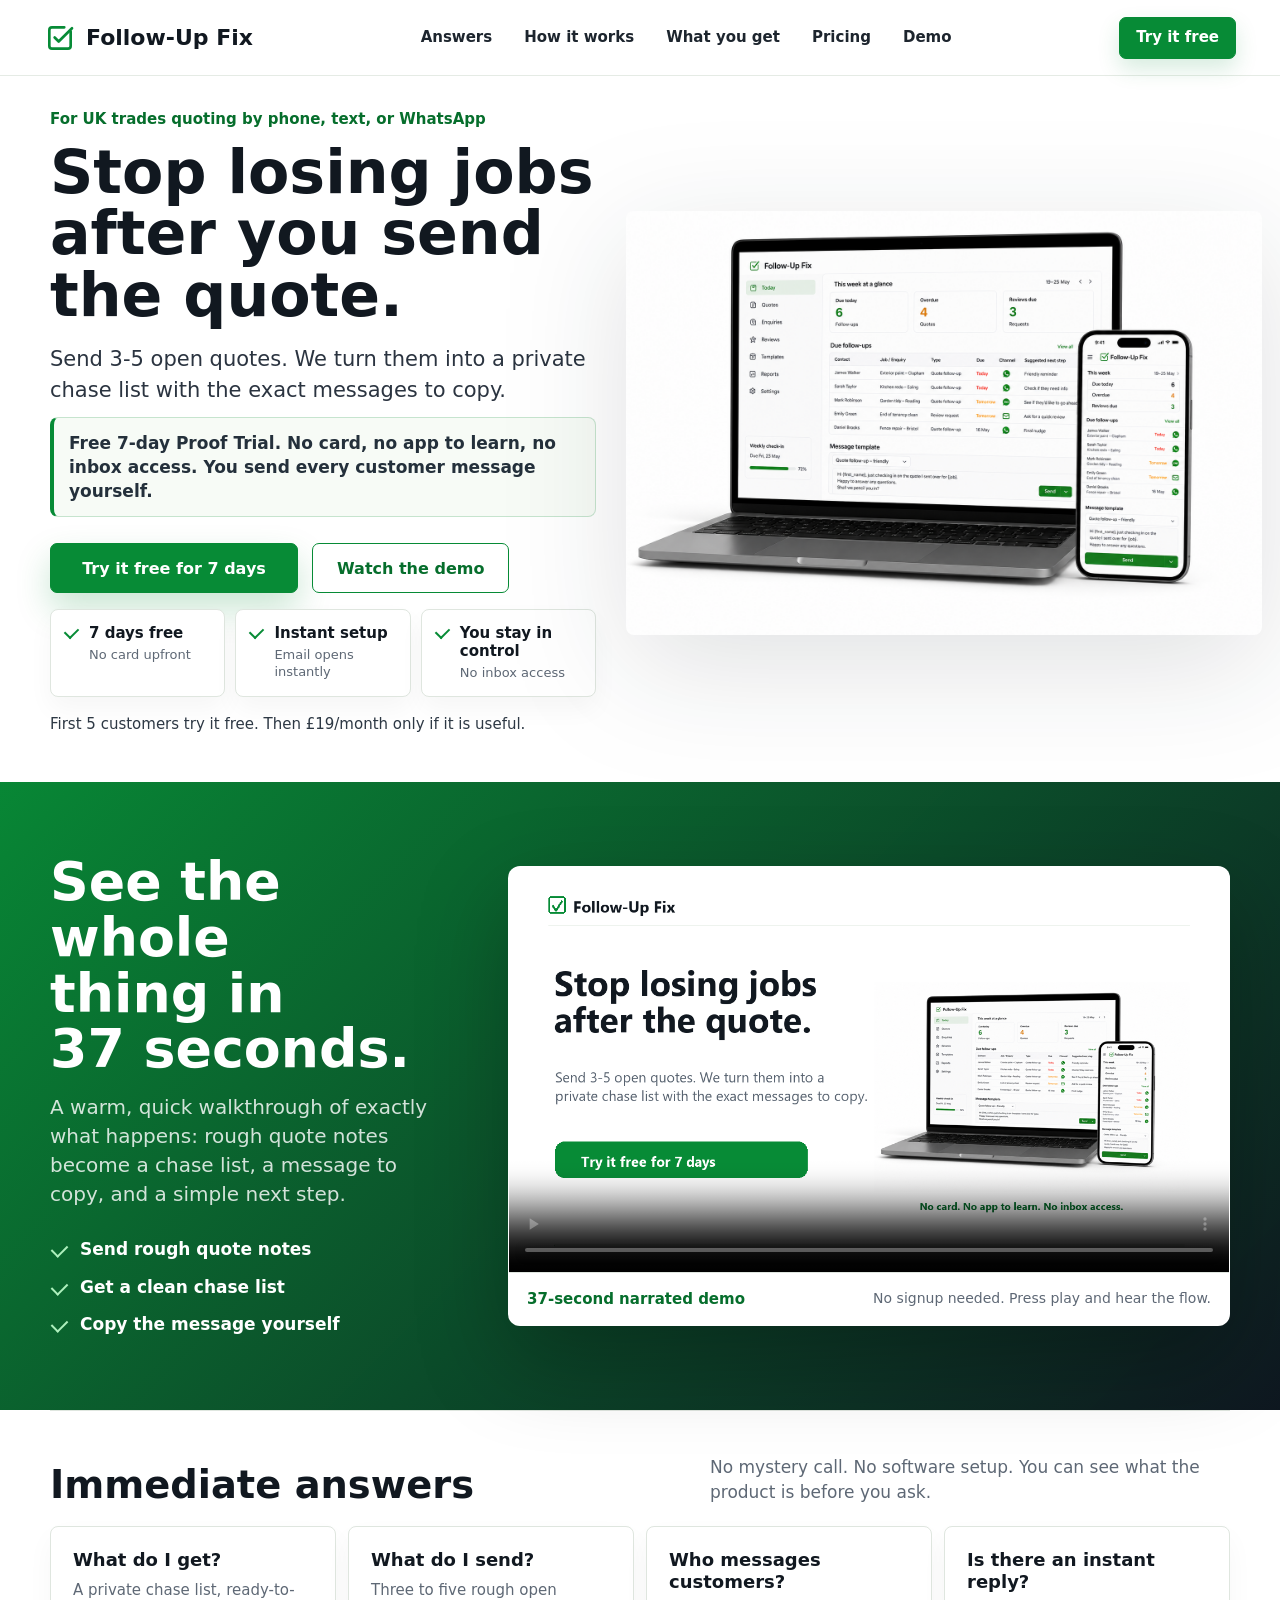
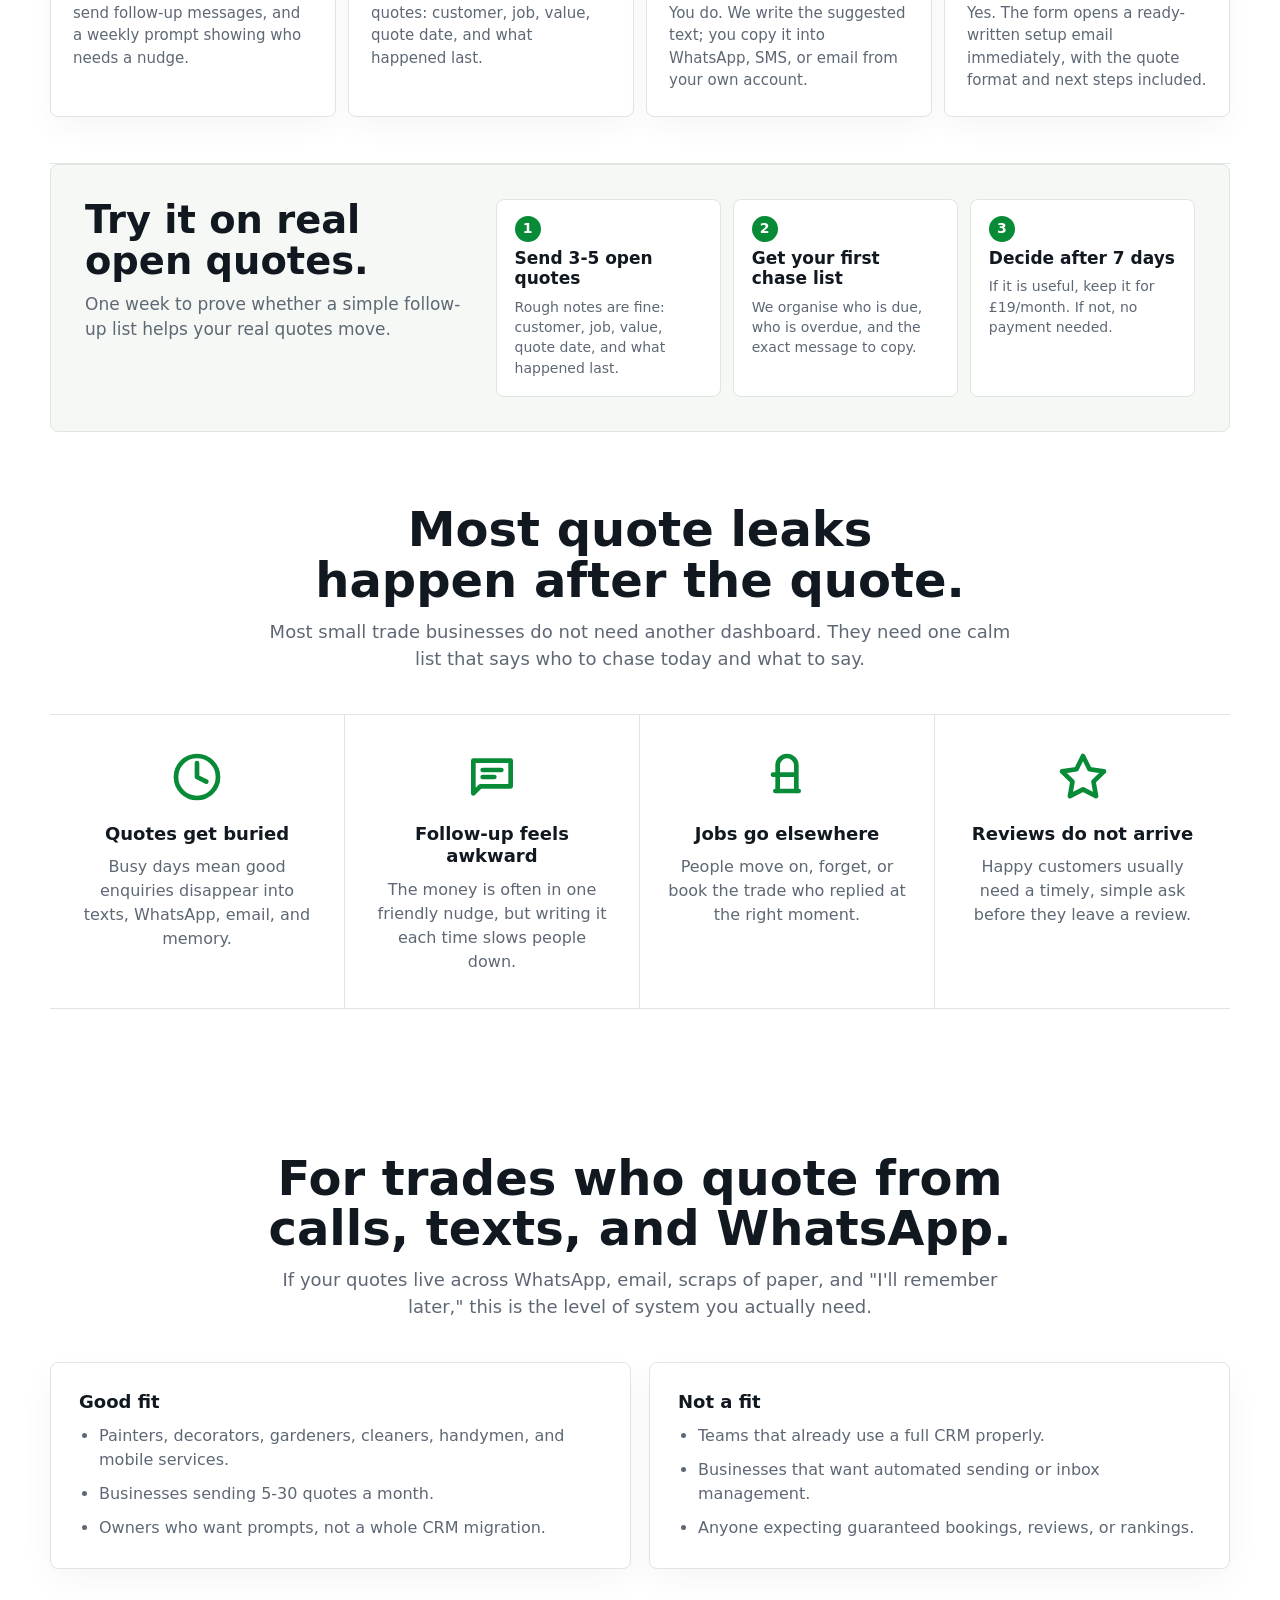
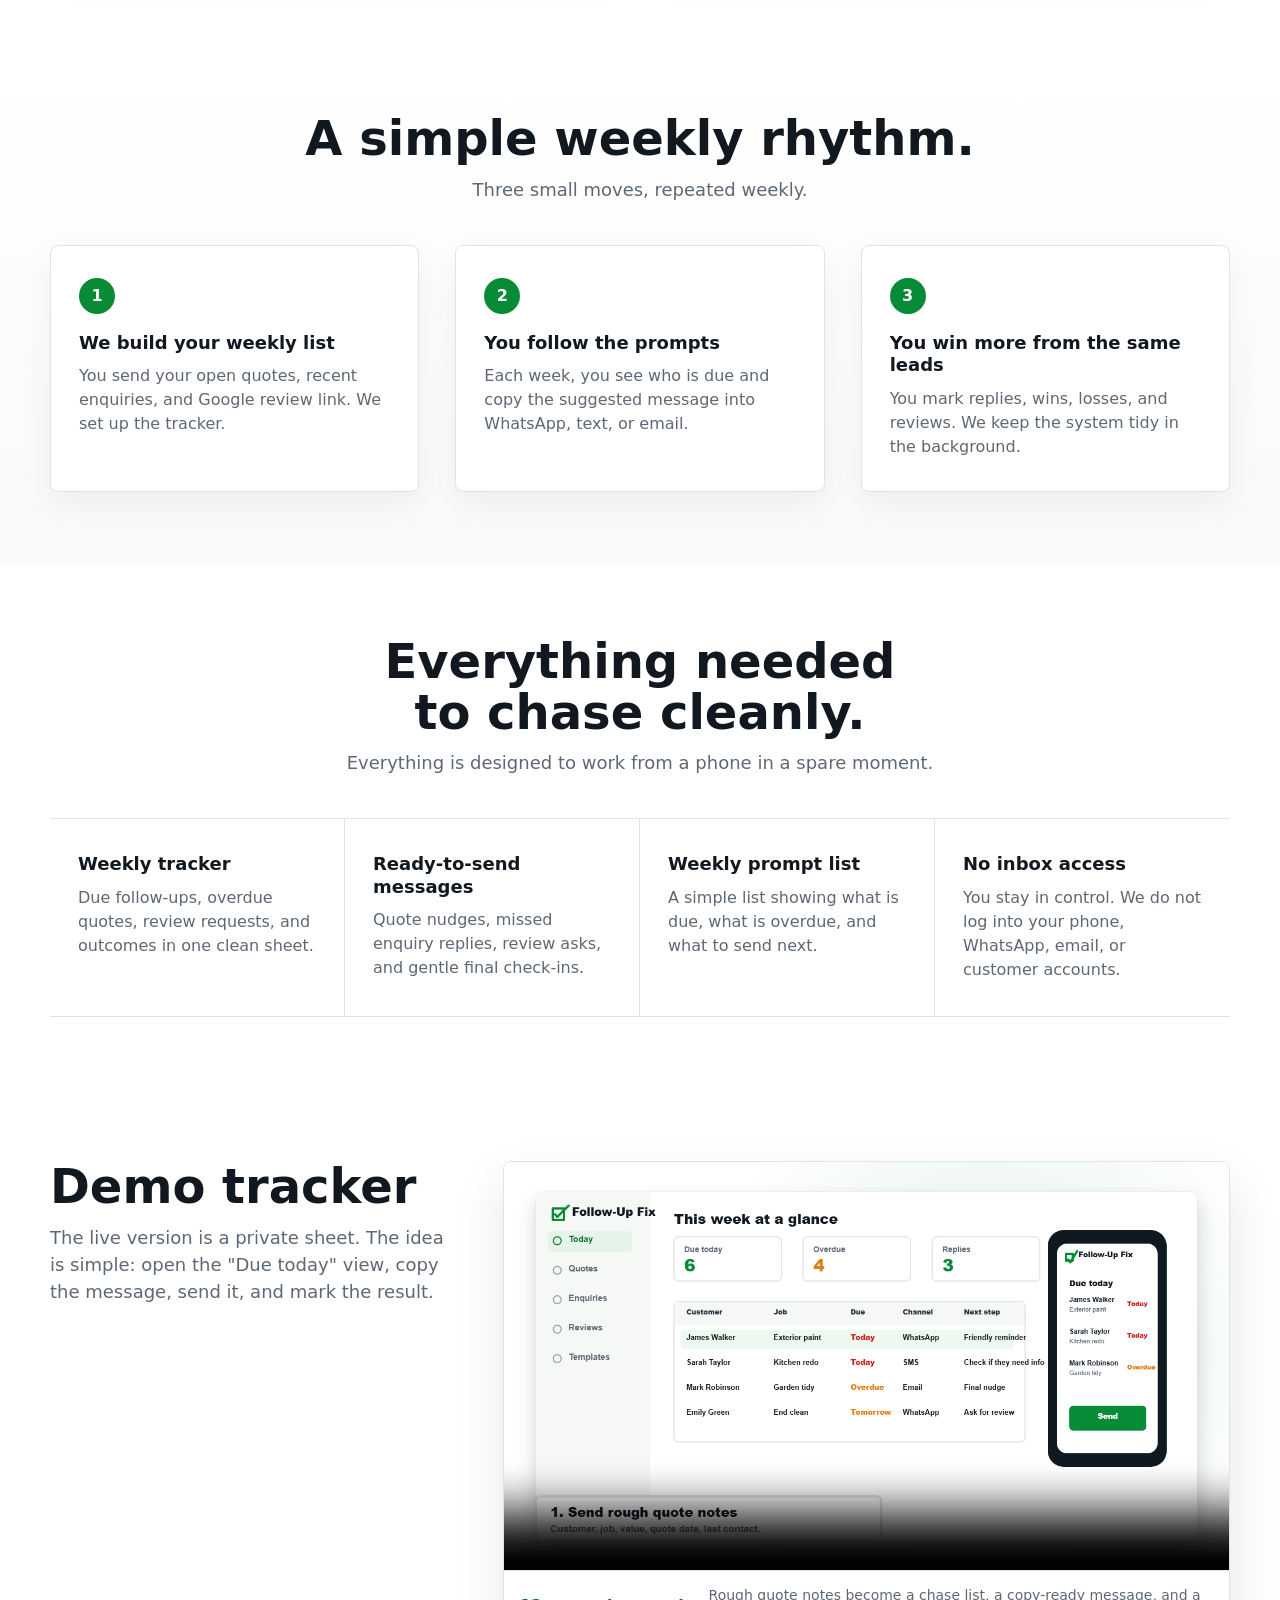
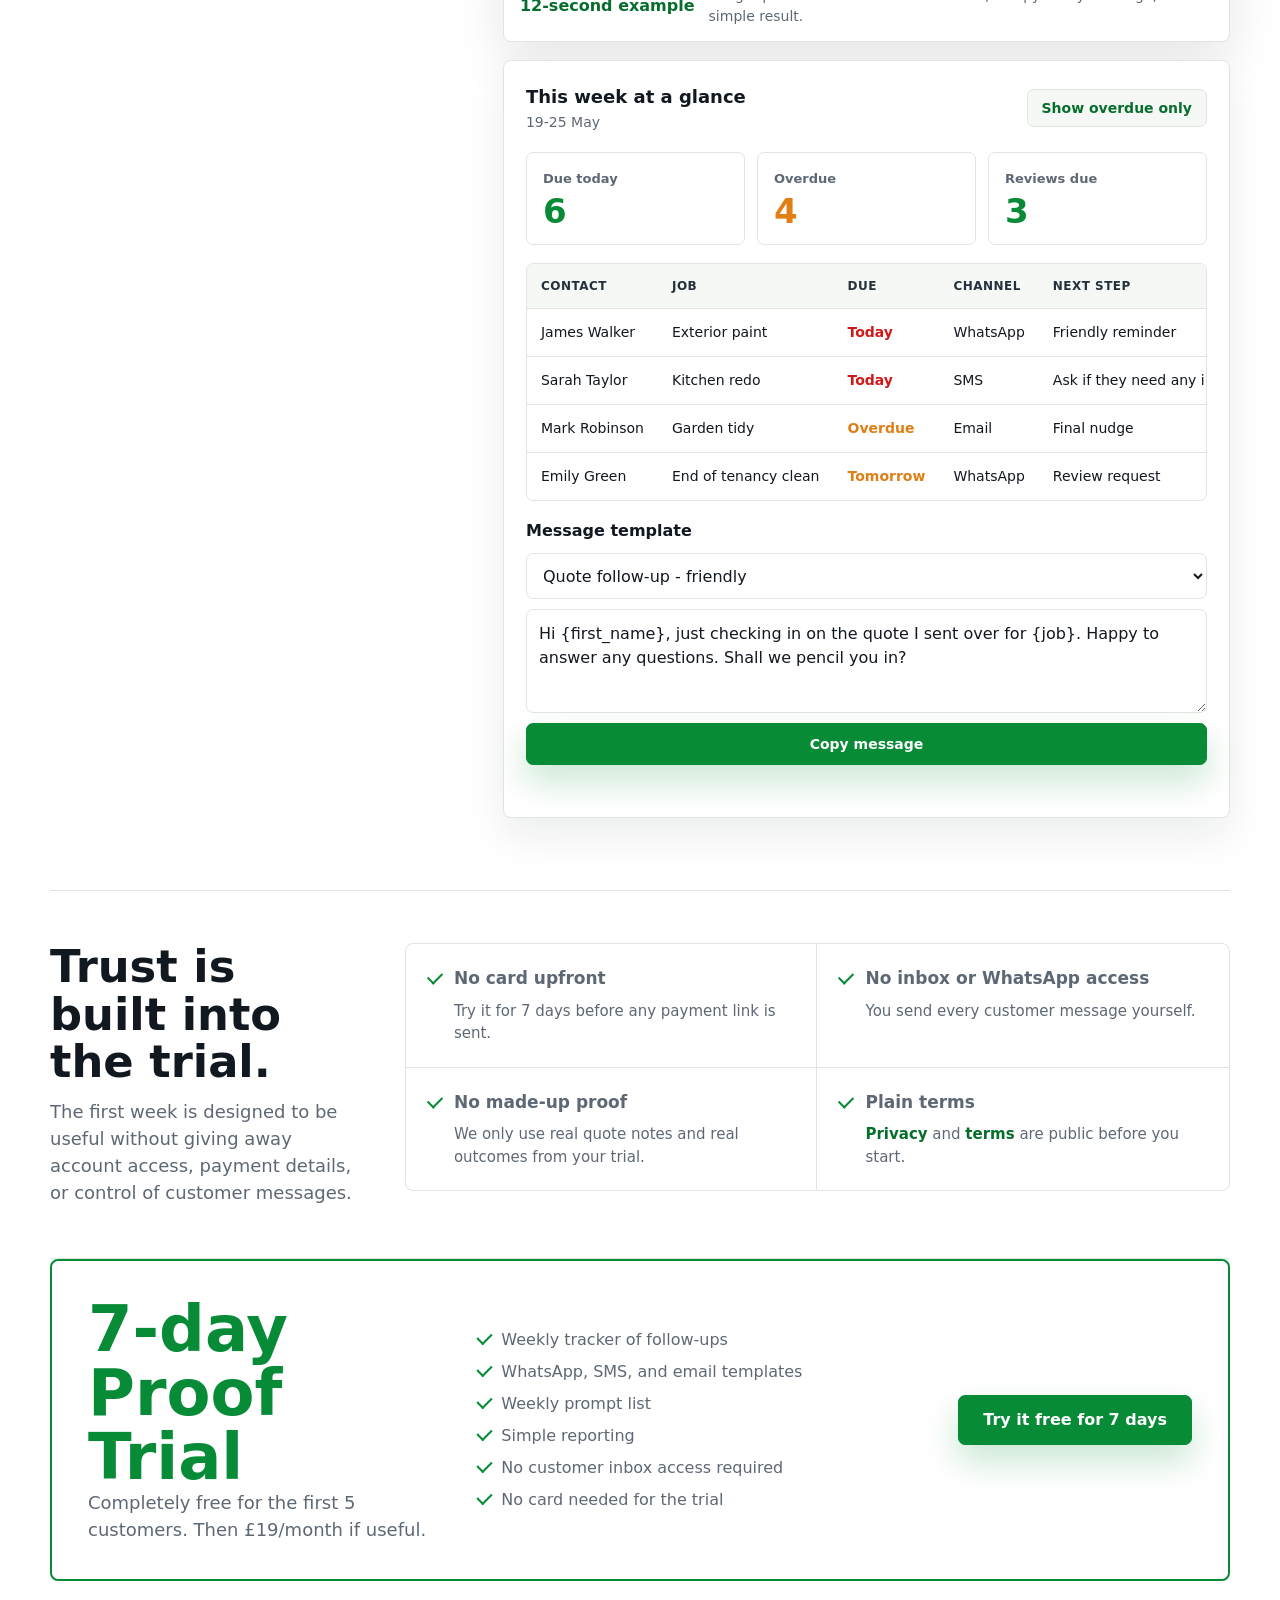
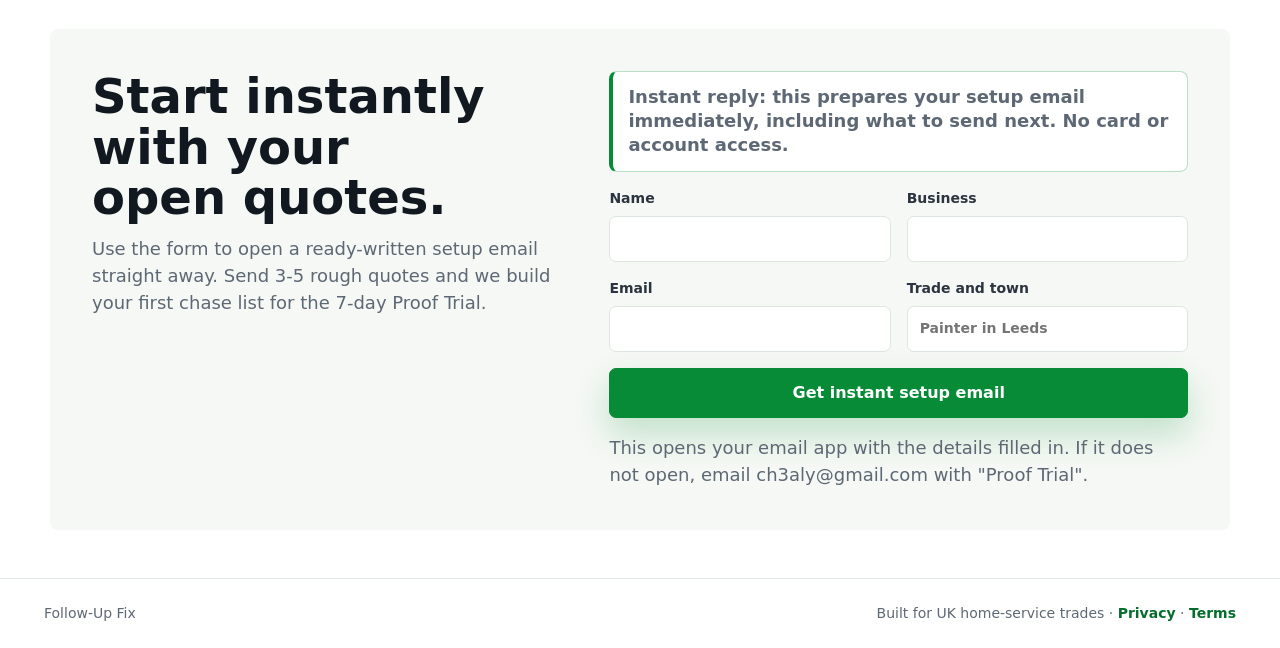
<file: index.html>
<!doctype html>
<html lang="en">
  <head>
    <meta charset="utf-8">
    <meta name="viewport" content="width=device-width, initial-scale=1">
    <title>Follow-Up Fix | Stop losing jobs after you send the quote</title>
    <meta
      name="description"
      content="A simple weekly follow-up system for UK home-service trades. Chase open quotes, missed enquiries, and review requests without learning a CRM."
    >
    <meta property="og:title" content="Follow-Up Fix">
    <meta property="og:description" content="Stop losing jobs after you send the quote.">
    <meta property="og:url" content="https://followupfix.vercel.app/">
    <meta property="og:image" content="https://followupfix.vercel.app/assets/product-mockup.png">
    <meta name="theme-color" content="#078b36">
    <link rel="icon" href="favicon.svg" type="image/svg+xml">
    <link rel="canonical" href="https://followupfix.vercel.app/">
    <link rel="stylesheet" href="styles.css">
  </head>
  <body>
    <header class="site-header" aria-label="Site header">
      <a class="brand" href="#top" aria-label="Follow-Up Fix home">
        <span class="brand-mark" aria-hidden="true">
          <svg viewBox="0 0 24 24" focusable="false">
            <path d="M20 7.2V18a2 2 0 0 1-2 2H6a2 2 0 0 1-2-2V6a2 2 0 0 1 2-2h9.2"></path>
            <path d="m8 11.6 3 3L21 4.7"></path>
          </svg>
        </span>
        <span>Follow-Up Fix</span>
      </a>
      <nav class="desktop-nav" aria-label="Primary navigation">
        <a href="#answers">Answers</a>
        <a href="#how">How it works</a>
        <a href="#included">What you get</a>
        <a href="#pricing">Pricing</a>
        <a href="#watch">Demo</a>
      </nav>
      <a class="nav-cta" href="#start">Try it free</a>
    </header>

    <main id="top">
      <section class="hero section-grid">
        <div class="hero-copy">
          <p class="hero-kicker">For UK trades quoting by phone, text, or WhatsApp</p>
          <h1>
            <span>Stop losing jobs</span>
            <span>after you send</span>
            <span>the quote.</span>
          </h1>
          <p class="lead">
            Send 3-5 open quotes. We turn them into a private chase list with
            the exact messages to copy.
          </p>
          <p class="product-line">
            Free 7-day Proof Trial. No card, no app to learn, no inbox access.
            You send every customer message yourself.
          </p>
          <div class="cta-row">
            <a class="button primary" href="#start">Try it free for 7 days</a>
            <a class="button secondary" href="#watch">Watch the demo</a>
          </div>
          <div class="hero-facts" aria-label="Offer facts">
            <div>
              <strong>7 days free</strong>
              <span>No card upfront</span>
            </div>
            <div>
              <strong>Instant setup</strong>
              <span>Email opens instantly</span>
            </div>
            <div>
              <strong>You stay in control</strong>
              <span>No inbox access</span>
            </div>
          </div>
          <div class="trust-row" aria-label="Quick proof points">
            <span>First 5 customers try it free. Then &pound;19/month only if it is useful.</span>
          </div>
        </div>
        <div class="hero-media" aria-label="Follow-Up Fix tracker preview">
          <img src="assets/product-mockup.png" alt="Laptop and phone showing a Follow-Up Fix weekly tracker">
        </div>
      </section>

      <section id="watch" class="narrated-demo" aria-labelledby="watch-title">
        <div class="narrated-copy">
          <h2 id="watch-title">See the whole thing in 37 seconds.</h2>
          <p>
            A warm, quick walkthrough of exactly what happens: rough quote notes
            become a chase list, a message to copy, and a simple next step.
          </p>
          <ul>
            <li>Send rough quote notes</li>
            <li>Get a clean chase list</li>
            <li>Copy the message yourself</li>
          </ul>
        </div>
        <figure class="narrated-video-shell">
          <video controls playsinline preload="metadata" poster="assets/homepage-demo-poster.png?v=2">
            <source src="assets/homepage-demo.mp4?v=2" type="video/mp4">
            <track src="assets/homepage-demo.vtt?v=2" kind="captions" srclang="en" label="English captions">
            Your browser cannot play this narrated walkthrough.
          </video>
          <figcaption>
            <strong>37-second narrated demo</strong>
            <span>No signup needed. Press play and hear the flow.</span>
          </figcaption>
        </figure>
      </section>

      <section id="answers" class="quick-answers" aria-labelledby="answers-title">
        <div class="quick-answer-head">
          <h2 id="answers-title">Immediate answers</h2>
          <p>No mystery call. No software setup. You can see what the product is before you ask.</p>
        </div>
        <div class="answer-grid">
          <article>
            <h3>What do I get?</h3>
            <p>A private chase list, ready-to-send follow-up messages, and a weekly prompt showing who needs a nudge.</p>
          </article>
          <article>
            <h3>What do I send?</h3>
            <p>Three to five rough open quotes: customer, job, value, quote date, and what happened last.</p>
          </article>
          <article>
            <h3>Who messages customers?</h3>
            <p>You do. We write the suggested text; you copy it into WhatsApp, SMS, or email from your own account.</p>
          </article>
          <article>
            <h3>Is there an instant reply?</h3>
            <p>Yes. The form opens a ready-written setup email immediately, with the quote format and next steps included.</p>
          </article>
        </div>
      </section>

      <section class="join-flow" aria-labelledby="join-flow-title">
        <div>
          <h2 id="join-flow-title">Try it on real open quotes.</h2>
          <p>One week to prove whether a simple follow-up list helps your real quotes move.</p>
        </div>
        <ol>
          <li>
            <strong>Send 3-5 open quotes</strong>
            <span>Rough notes are fine: customer, job, value, quote date, and what happened last.</span>
          </li>
          <li>
            <strong>Get your first chase list</strong>
            <span>We organise who is due, who is overdue, and the exact message to copy.</span>
          </li>
          <li>
            <strong>Decide after 7 days</strong>
            <span>If it is useful, keep it for &pound;19/month. If not, no payment needed.</span>
          </li>
        </ol>
      </section>

      <section class="problem" aria-labelledby="problem-title">
        <div class="section-heading">
          <h2 id="problem-title">Most quote leaks happen after the quote.</h2>
          <p>
            Most small trade businesses do not need another dashboard. They need
            one calm list that says who to chase today and what to say.
          </p>
        </div>
        <div class="problem-grid">
          <article>
            <span class="line-icon" aria-hidden="true">
              <svg viewBox="0 0 24 24"><path d="M12 6v6l4 2"></path><circle cx="12" cy="12" r="9"></circle></svg>
            </span>
            <h3>Quotes get buried</h3>
            <p>Busy days mean good enquiries disappear into texts, WhatsApp, email, and memory.</p>
          </article>
          <article>
            <span class="line-icon" aria-hidden="true">
              <svg viewBox="0 0 24 24"><path d="M4 5h16v11H7l-3 3z"></path><path d="M8 9h8"></path><path d="M8 12h5"></path></svg>
            </span>
            <h3>Follow-up feels awkward</h3>
            <p>The money is often in one friendly nudge, but writing it each time slows people down.</p>
          </article>
          <article>
            <span class="line-icon" aria-hidden="true">
              <svg viewBox="0 0 24 24"><path d="M7 18h10"></path><path d="M8 18V7a4 4 0 0 1 8 0v11"></path><path d="M6 11h9"></path></svg>
            </span>
            <h3>Jobs go elsewhere</h3>
            <p>People move on, forget, or book the trade who replied at the right moment.</p>
          </article>
          <article>
            <span class="line-icon" aria-hidden="true">
              <svg viewBox="0 0 24 24"><path d="m12 3 2.8 5.7 6.2.9-4.5 4.4 1.1 6.2L12 17.3l-5.6 2.9 1.1-6.2L3 9.6l6.2-.9z"></path></svg>
            </span>
            <h3>Reviews do not arrive</h3>
            <p>Happy customers usually need a timely, simple ask before they leave a review.</p>
          </article>
        </div>
      </section>

      <section class="fit" aria-labelledby="fit-title">
        <div class="section-heading">
          <h2 id="fit-title">For trades who quote from calls, texts, and WhatsApp.</h2>
          <p>If your quotes live across WhatsApp, email, scraps of paper, and "I'll remember later," this is the level of system you actually need.</p>
        </div>
        <div class="fit-grid">
          <article>
            <h3>Good fit</h3>
            <ul>
              <li>Painters, decorators, gardeners, cleaners, handymen, and mobile services.</li>
              <li>Businesses sending 5-30 quotes a month.</li>
              <li>Owners who want prompts, not a whole CRM migration.</li>
            </ul>
          </article>
          <article>
            <h3>Not a fit</h3>
            <ul>
              <li>Teams that already use a full CRM properly.</li>
              <li>Businesses that want automated sending or inbox management.</li>
              <li>Anyone expecting guaranteed bookings, reviews, or rankings.</li>
            </ul>
          </article>
        </div>
      </section>

      <section id="how" class="steps" aria-labelledby="how-title">
        <div class="section-heading">
          <h2 id="how-title">A simple weekly rhythm.</h2>
          <p>Three small moves, repeated weekly.</p>
        </div>
        <div class="step-row">
          <article>
            <span class="step-number">1</span>
            <h3>We build your weekly list</h3>
            <p>You send your open quotes, recent enquiries, and Google review link. We set up the tracker.</p>
          </article>
          <article>
            <span class="step-number">2</span>
            <h3>You follow the prompts</h3>
            <p>Each week, you see who is due and copy the suggested message into WhatsApp, text, or email.</p>
          </article>
          <article>
            <span class="step-number">3</span>
            <h3>You win more from the same leads</h3>
            <p>You mark replies, wins, losses, and reviews. We keep the system tidy in the background.</p>
          </article>
        </div>
      </section>

      <section id="included" class="included" aria-labelledby="included-title">
        <div class="section-heading">
          <h2 id="included-title">Everything needed to chase cleanly.</h2>
          <p>Everything is designed to work from a phone in a spare moment.</p>
        </div>
        <div class="included-list">
          <article>
            <h3>Weekly tracker</h3>
            <p>Due follow-ups, overdue quotes, review requests, and outcomes in one clean sheet.</p>
          </article>
          <article>
            <h3>Ready-to-send messages</h3>
            <p>Quote nudges, missed enquiry replies, review asks, and gentle final check-ins.</p>
          </article>
          <article>
            <h3>Weekly prompt list</h3>
            <p>A simple list showing what is due, what is overdue, and what to send next.</p>
          </article>
          <article>
            <h3>No inbox access</h3>
            <p>You stay in control. We do not log into your phone, WhatsApp, email, or customer accounts.</p>
          </article>
        </div>
      </section>

      <section id="demo" class="demo" aria-labelledby="demo-title">
        <div class="demo-copy">
          <h2 id="demo-title">Demo tracker</h2>
          <p>
            The live version is a private sheet. The idea is simple: open the
            "Due today" view, copy the message, send it, and mark the result.
          </p>
        </div>
        <div class="demo-stack">
          <figure class="video-shell">
            <video controls muted playsinline preload="metadata" poster="assets/example-walkthrough-poster.png">
              <source src="assets/example-walkthrough.webm" type="video/webm">
              Your browser cannot play this short walkthrough. The demo tracker below shows the same flow.
            </video>
            <figcaption>
              <strong>12-second example</strong>
              <span>Rough quote notes become a chase list, a copy-ready message, and a simple result.</span>
            </figcaption>
          </figure>
          <div class="tracker-shell" role="region" aria-label="Demo quote tracker">
            <div class="tracker-top">
              <div>
                <strong>This week at a glance</strong>
                <span>19-25 May</span>
              </div>
              <button class="mini-button" id="toggleRows" type="button">Show overdue only</button>
            </div>
            <div class="metric-grid">
              <div><span>Due today</span><strong>6</strong></div>
              <div><span>Overdue</span><strong class="amber">4</strong></div>
              <div><span>Reviews due</span><strong>3</strong></div>
            </div>
            <div class="table-wrap">
              <table>
                <thead>
                  <tr>
                    <th>Contact</th>
                    <th>Job</th>
                    <th>Due</th>
                    <th>Channel</th>
                    <th>Next step</th>
                  </tr>
                </thead>
                <tbody id="demoRows">
                  <tr data-status="today">
                    <td>James Walker</td>
                    <td>Exterior paint</td>
                    <td><span class="status today">Today</span></td>
                    <td>WhatsApp</td>
                    <td>Friendly reminder</td>
                  </tr>
                  <tr data-status="today">
                    <td>Sarah Taylor</td>
                    <td>Kitchen redo</td>
                    <td><span class="status today">Today</span></td>
                    <td>SMS</td>
                    <td>Ask if they need any info</td>
                  </tr>
                  <tr data-status="overdue">
                    <td>Mark Robinson</td>
                    <td>Garden tidy</td>
                    <td><span class="status overdue">Overdue</span></td>
                    <td>Email</td>
                    <td>Final nudge</td>
                  </tr>
                  <tr data-status="review">
                    <td>Emily Green</td>
                    <td>End of tenancy clean</td>
                    <td><span class="status review">Tomorrow</span></td>
                    <td>WhatsApp</td>
                    <td>Review request</td>
                  </tr>
                </tbody>
              </table>
            </div>
            <div class="message-box">
              <label for="messageSelect">Message template</label>
              <select id="messageSelect">
                <option value="quote">Quote follow-up - friendly</option>
                <option value="enquiry">Missed enquiry reply</option>
                <option value="review">Review request</option>
              </select>
              <textarea id="messageOutput" readonly></textarea>
              <button class="button primary small" id="copyMessage" type="button">Copy message</button>
              <span id="copyStatus" role="status" aria-live="polite"></span>
            </div>
          </div>
        </div>
      </section>

      <section id="trust" class="trust-panel" aria-labelledby="trust-title">
        <div>
          <h2 id="trust-title">Trust is built into the trial.</h2>
          <p>The first week is designed to be useful without giving away account access, payment details, or control of customer messages.</p>
        </div>
        <ul class="trust-list">
          <li>
            <strong>No card upfront</strong>
            <span>Try it for 7 days before any payment link is sent.</span>
          </li>
          <li>
            <strong>No inbox or WhatsApp access</strong>
            <span>You send every customer message yourself.</span>
          </li>
          <li>
            <strong>No made-up proof</strong>
            <span>We only use real quote notes and real outcomes from your trial.</span>
          </li>
          <li>
            <strong>Plain terms</strong>
            <span><a href="privacy.html">Privacy</a> and <a href="terms.html">terms</a> are public before you start.</span>
          </li>
        </ul>
      </section>

      <section id="pricing" class="pricing" aria-labelledby="pricing-title">
        <div>
          <h2 id="pricing-title">7-day Proof Trial</h2>
          <p class="price-sub">Completely free for the first 5 customers. Then &pound;19/month if useful.</p>
        </div>
        <ul>
          <li>Weekly tracker of follow-ups</li>
          <li>WhatsApp, SMS, and email templates</li>
          <li>Weekly prompt list</li>
          <li>Simple reporting</li>
          <li>No customer inbox access required</li>
          <li>No card needed for the trial</li>
        </ul>
        <a class="button primary" href="#start">Try it free for 7 days</a>
      </section>

      <section id="start" class="start" aria-labelledby="start-title">
        <div>
          <h2 id="start-title">Start instantly with your open quotes.</h2>
          <p>
            Use the form to open a ready-written setup email straight away.
            Send 3-5 rough quotes and we build your first chase list for the
            7-day Proof Trial.
          </p>
        </div>
        <form class="lead-form" id="leadForm">
          <p class="response-note">Instant reply: this prepares your setup email immediately, including what to send next. No card or account access.</p>
          <label>
            Name
            <input name="name" autocomplete="name" required>
          </label>
          <label>
            Business
            <input name="business" autocomplete="organization" required>
          </label>
          <label>
            Email
            <input type="email" name="email" autocomplete="email" required>
          </label>
          <label>
            Trade and town
            <input name="trade" placeholder="Painter in Leeds" required>
          </label>
          <button class="button primary" type="submit">Get instant setup email</button>
          <p class="form-note">This opens your email app with the details filled in. If it does not open, email ch3aly@gmail.com with "Proof Trial".</p>
        </form>
      </section>
    </main>

    <footer class="site-footer">
      <span>Follow-Up Fix</span>
      <span>Built for UK home-service trades &middot; <a href="privacy.html">Privacy</a> &middot; <a href="terms.html">Terms</a></span>
    </footer>

    <script src="app.js"></script>
  </body>
</html>
</file>
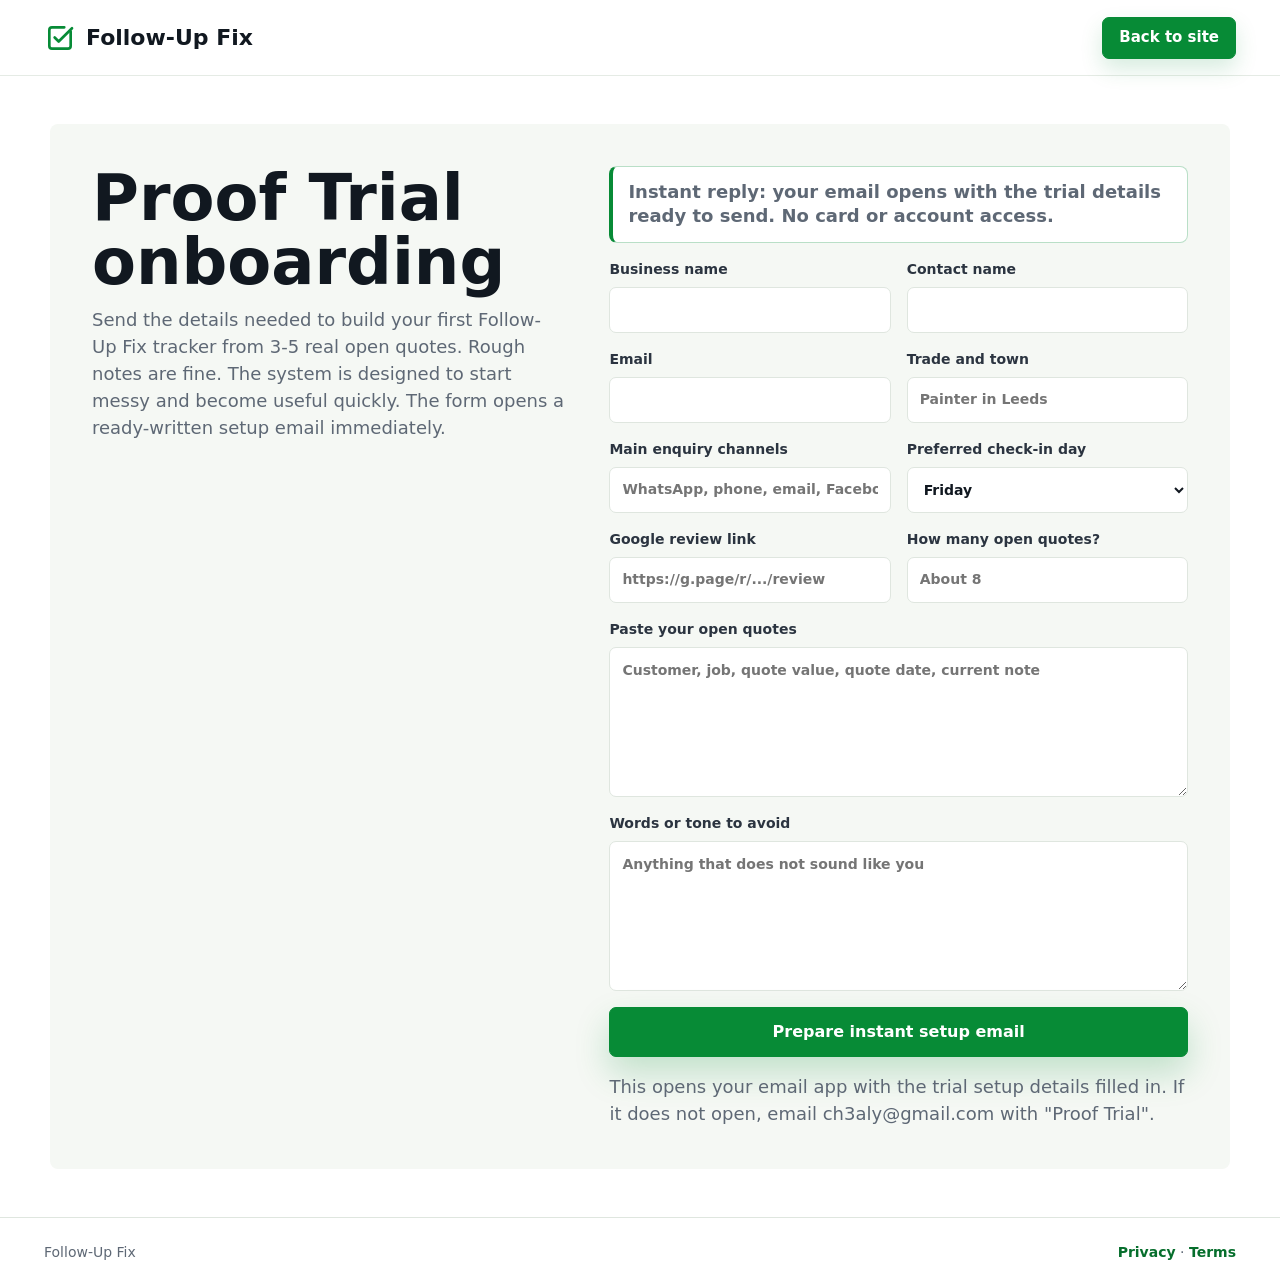
<file: client-onboarding.html>
<!doctype html>
<html lang="en">
  <head>
    <meta charset="utf-8">
    <meta name="viewport" content="width=device-width, initial-scale=1">
    <title>Follow-Up Fix Client Onboarding</title>
    <meta name="description" content="Follow-Up Fix Proof Trial and paid client onboarding form.">
    <meta name="theme-color" content="#078b36">
    <link rel="icon" href="favicon.svg" type="image/svg+xml">
    <link rel="canonical" href="https://followupfix.vercel.app/client-onboarding.html">
    <link rel="stylesheet" href="styles.css">
  </head>
  <body>
    <header class="site-header">
      <a class="brand" href="index.html">
        <span class="brand-mark" aria-hidden="true">
          <svg viewBox="0 0 24 24" focusable="false">
            <path d="M20 7.2V18a2 2 0 0 1-2 2H6a2 2 0 0 1-2-2V6a2 2 0 0 1 2-2h9.2"></path>
            <path d="m8 11.6 3 3L21 4.7"></path>
          </svg>
        </span>
        <span>Follow-Up Fix</span>
      </a>
      <a class="nav-cta" href="index.html">Back to site</a>
    </header>

    <main>
      <section class="start onboarding-page" aria-labelledby="onboarding-title">
        <div>
          <h1 id="onboarding-title">Proof Trial onboarding</h1>
          <p>
            Send the details needed to build your first Follow-Up Fix tracker
            from 3-5 real open quotes. Rough notes are fine. The system is
            designed to start messy and become useful quickly. The form opens
            a ready-written setup email immediately.
          </p>
        </div>
        <form class="lead-form onboarding-form" id="clientOnboardingForm">
          <p class="response-note">Instant reply: your email opens with the trial details ready to send. No card or account access.</p>
          <label>
            Business name
            <input name="business" required>
          </label>
          <label>
            Contact name
            <input name="name" autocomplete="name" required>
          </label>
          <label>
            Email
            <input type="email" name="email" autocomplete="email" required>
          </label>
          <label>
            Trade and town
            <input name="trade" placeholder="Painter in Leeds" required>
          </label>
          <label>
            Main enquiry channels
            <input name="channels" placeholder="WhatsApp, phone, email, Facebook" required>
          </label>
          <label>
            Preferred check-in day
            <select name="checkin" required>
              <option>Monday</option>
              <option>Tuesday</option>
              <option>Wednesday</option>
              <option>Thursday</option>
              <option selected>Friday</option>
            </select>
          </label>
          <label>
            Google review link
            <input name="reviewLink" placeholder="https://g.page/r/.../review">
          </label>
          <label>
            How many open quotes?
            <input name="quoteCount" placeholder="About 8">
          </label>
          <label class="full-width">
            Paste your open quotes
            <textarea name="quotes" placeholder="Customer, job, quote value, quote date, current note"></textarea>
          </label>
          <label class="full-width">
            Words or tone to avoid
            <textarea name="tone" placeholder="Anything that does not sound like you"></textarea>
          </label>
          <button class="button primary" type="submit">Prepare instant setup email</button>
          <p class="form-note">This opens your email app with the trial setup details filled in. If it does not open, email ch3aly@gmail.com with "Proof Trial".</p>
        </form>
      </section>
    </main>

    <script src="onboarding.js"></script>
    <footer class="site-footer">
      <span>Follow-Up Fix</span>
      <span><a href="privacy.html">Privacy</a> &middot; <a href="terms.html">Terms</a></span>
    </footer>
  </body>
</html>
</file>
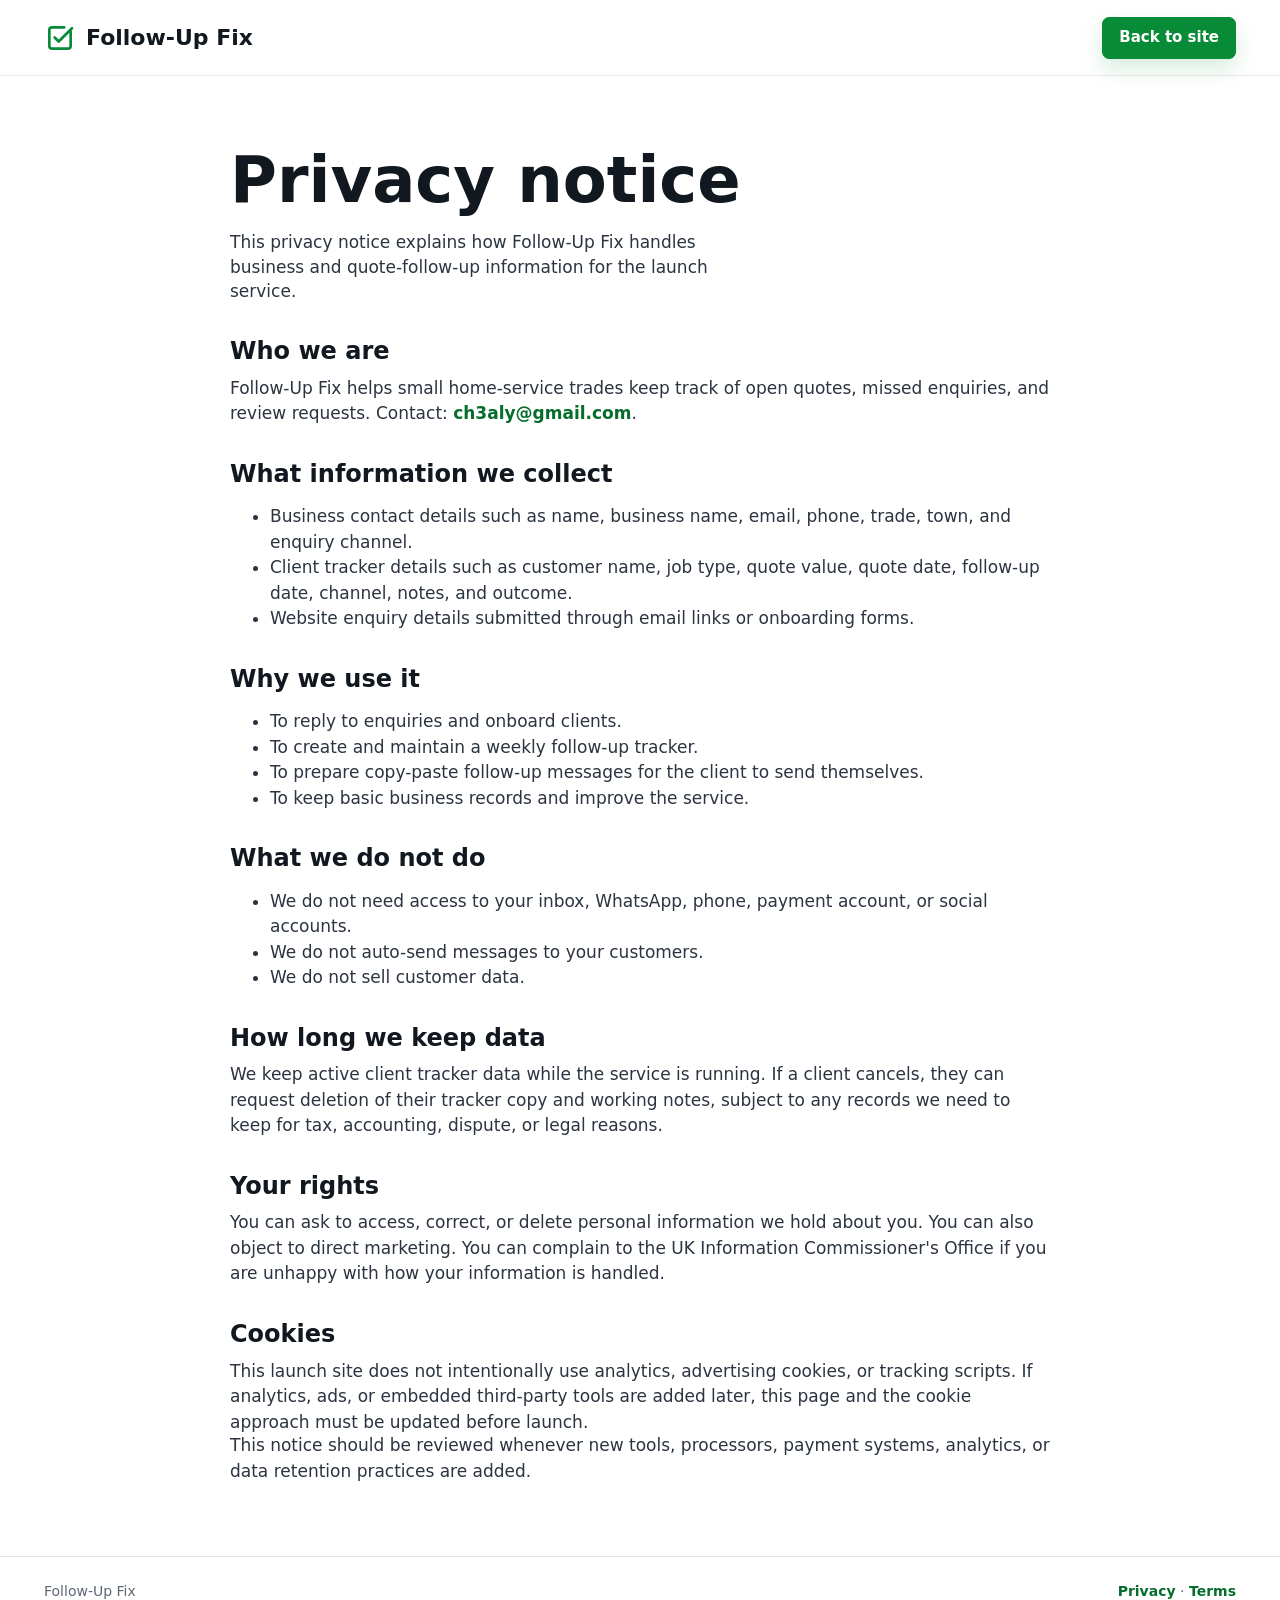
<file: privacy.html>
<!doctype html>
<html lang="en">
  <head>
    <meta charset="utf-8">
    <meta name="viewport" content="width=device-width, initial-scale=1">
    <title>Privacy | Follow-Up Fix</title>
    <meta name="description" content="Follow-Up Fix privacy notice.">
    <meta name="theme-color" content="#078b36">
    <link rel="icon" href="favicon.svg" type="image/svg+xml">
    <link rel="canonical" href="https://followupfix.vercel.app/privacy.html">
    <link rel="stylesheet" href="styles.css">
  </head>
  <body>
    <header class="site-header">
      <a class="brand" href="index.html">
        <span class="brand-mark" aria-hidden="true">
          <svg viewBox="0 0 24 24" focusable="false">
            <path d="M20 7.2V18a2 2 0 0 1-2 2H6a2 2 0 0 1-2-2V6a2 2 0 0 1 2-2h9.2"></path>
            <path d="m8 11.6 3 3L21 4.7"></path>
          </svg>
        </span>
        <span>Follow-Up Fix</span>
      </a>
      <a class="nav-cta" href="index.html">Back to site</a>
    </header>

    <main>
      <article class="legal-page">
        <h1>Privacy notice</h1>
        <p class="lead">
          This privacy notice explains how Follow-Up Fix handles business and
          quote-follow-up information for the launch service.
        </p>

        <h2>Who we are</h2>
        <p>
          Follow-Up Fix helps small home-service trades keep track of open
          quotes, missed enquiries, and review requests. Contact:
          <a href="mailto:ch3aly@gmail.com">ch3aly@gmail.com</a>.
        </p>

        <h2>What information we collect</h2>
        <ul>
          <li>Business contact details such as name, business name, email, phone, trade, town, and enquiry channel.</li>
          <li>Client tracker details such as customer name, job type, quote value, quote date, follow-up date, channel, notes, and outcome.</li>
          <li>Website enquiry details submitted through email links or onboarding forms.</li>
        </ul>

        <h2>Why we use it</h2>
        <ul>
          <li>To reply to enquiries and onboard clients.</li>
          <li>To create and maintain a weekly follow-up tracker.</li>
          <li>To prepare copy-paste follow-up messages for the client to send themselves.</li>
          <li>To keep basic business records and improve the service.</li>
        </ul>

        <h2>What we do not do</h2>
        <ul>
          <li>We do not need access to your inbox, WhatsApp, phone, payment account, or social accounts.</li>
          <li>We do not auto-send messages to your customers.</li>
          <li>We do not sell customer data.</li>
        </ul>

        <h2>How long we keep data</h2>
        <p>
          We keep active client tracker data while the service is running. If a
          client cancels, they can request deletion of their tracker copy and
          working notes, subject to any records we need to keep for tax,
          accounting, dispute, or legal reasons.
        </p>

        <h2>Your rights</h2>
        <p>
          You can ask to access, correct, or delete personal information we hold
          about you. You can also object to direct marketing. You can complain to
          the UK Information Commissioner's Office if you are unhappy with how
          your information is handled.
        </p>

        <h2>Cookies</h2>
        <p>
          This launch site does not intentionally use analytics, advertising
          cookies, or tracking scripts. If analytics, ads, or embedded third-party
          tools are added later, this page and the cookie approach must be
          updated before launch.
        </p>

        <p class="form-note">
          This notice should be reviewed whenever new tools, processors, payment
          systems, analytics, or data retention practices are added.
        </p>
      </article>
    </main>

    <footer class="site-footer">
      <span>Follow-Up Fix</span>
      <span><a href="privacy.html">Privacy</a> &middot; <a href="terms.html">Terms</a></span>
    </footer>
  </body>
</html>
</file>
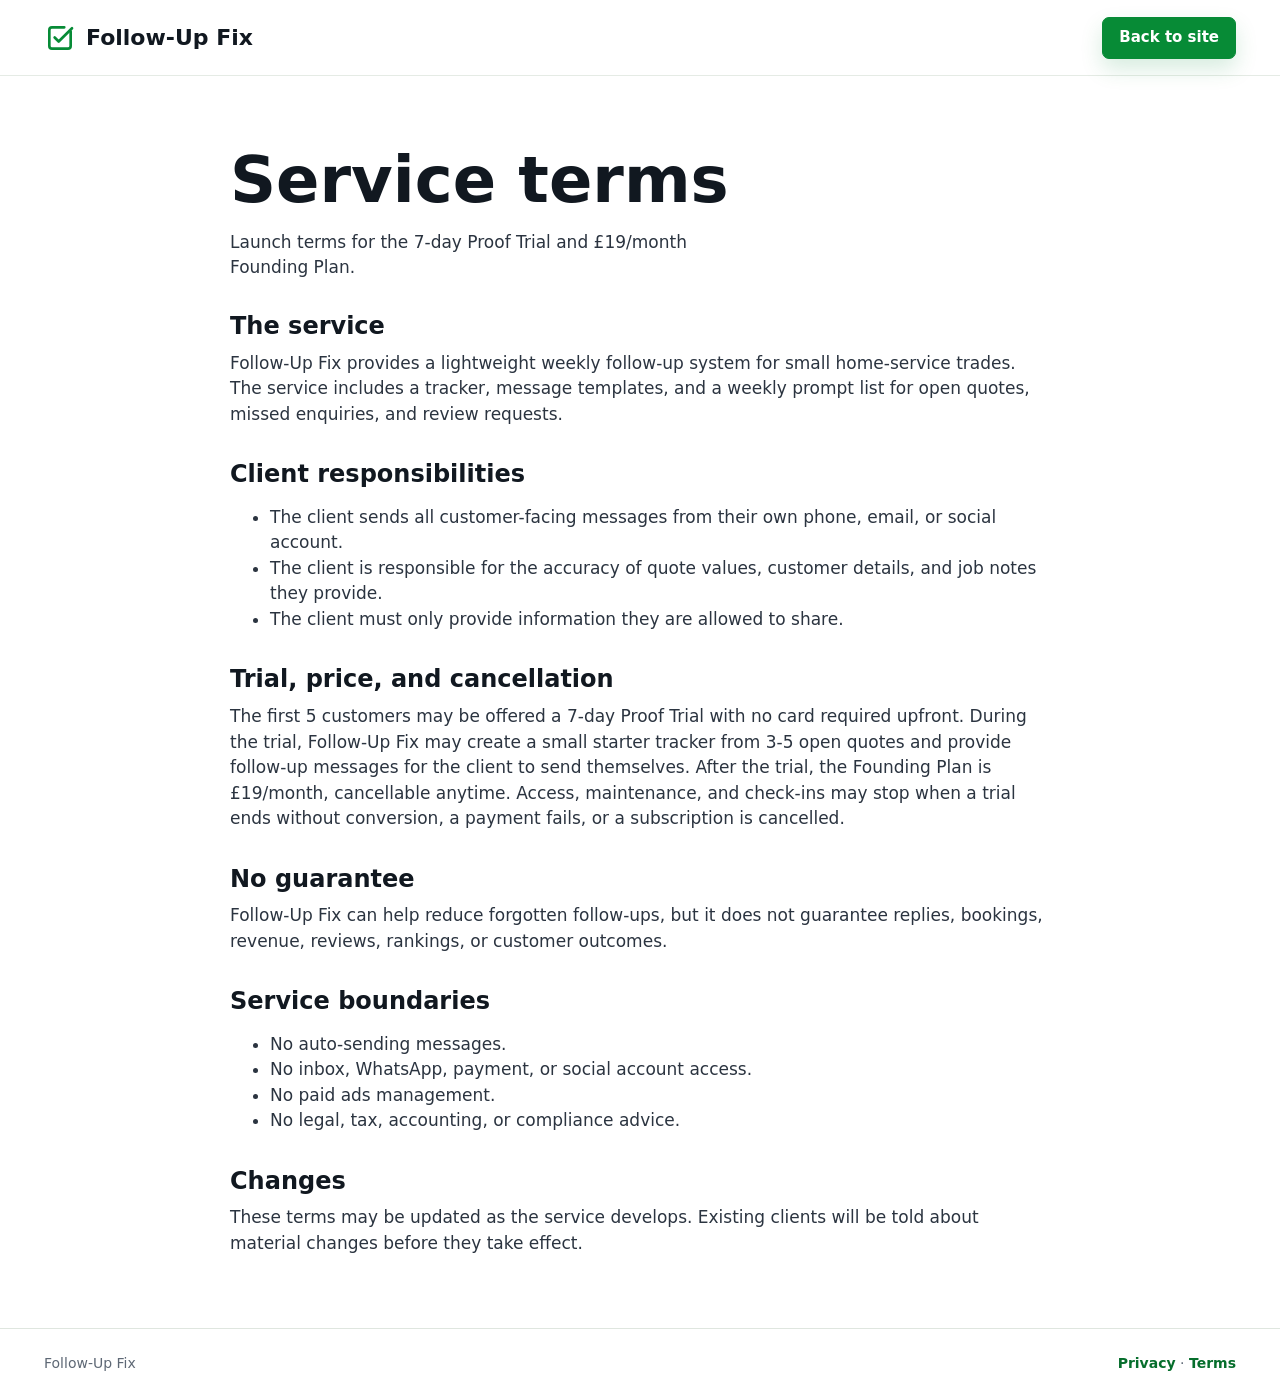
<file: terms.html>
<!doctype html>
<html lang="en">
  <head>
    <meta charset="utf-8">
    <meta name="viewport" content="width=device-width, initial-scale=1">
    <title>Terms | Follow-Up Fix</title>
    <meta name="description" content="Follow-Up Fix service terms.">
    <meta name="theme-color" content="#078b36">
    <link rel="icon" href="favicon.svg" type="image/svg+xml">
    <link rel="canonical" href="https://followupfix.vercel.app/terms.html">
    <link rel="stylesheet" href="styles.css">
  </head>
  <body>
    <header class="site-header">
      <a class="brand" href="index.html">
        <span class="brand-mark" aria-hidden="true">
          <svg viewBox="0 0 24 24" focusable="false">
            <path d="M20 7.2V18a2 2 0 0 1-2 2H6a2 2 0 0 1-2-2V6a2 2 0 0 1 2-2h9.2"></path>
            <path d="m8 11.6 3 3L21 4.7"></path>
          </svg>
        </span>
        <span>Follow-Up Fix</span>
      </a>
      <a class="nav-cta" href="index.html">Back to site</a>
    </header>

    <main>
      <article class="legal-page">
        <h1>Service terms</h1>
        <p class="lead">
          Launch terms for the 7-day Proof Trial and &pound;19/month Founding Plan.
        </p>

        <h2>The service</h2>
        <p>
          Follow-Up Fix provides a lightweight weekly follow-up system for small
          home-service trades. The service includes a tracker, message templates,
          and a weekly prompt list for open quotes, missed enquiries, and review
          requests.
        </p>

        <h2>Client responsibilities</h2>
        <ul>
          <li>The client sends all customer-facing messages from their own phone, email, or social account.</li>
          <li>The client is responsible for the accuracy of quote values, customer details, and job notes they provide.</li>
          <li>The client must only provide information they are allowed to share.</li>
        </ul>

        <h2>Trial, price, and cancellation</h2>
        <p>
          The first 5 customers may be offered a 7-day Proof Trial with no card
          required upfront. During the trial, Follow-Up Fix may create a small
          starter tracker from 3-5 open quotes and provide follow-up messages
          for the client to send themselves. After the trial, the Founding Plan
          is &pound;19/month, cancellable anytime. Access, maintenance, and
          check-ins may stop when a trial ends without conversion, a payment
          fails, or a subscription is cancelled.
        </p>

        <h2>No guarantee</h2>
        <p>
          Follow-Up Fix can help reduce forgotten follow-ups, but it does not
          guarantee replies, bookings, revenue, reviews, rankings, or customer
          outcomes.
        </p>

        <h2>Service boundaries</h2>
        <ul>
          <li>No auto-sending messages.</li>
          <li>No inbox, WhatsApp, payment, or social account access.</li>
          <li>No paid ads management.</li>
          <li>No legal, tax, accounting, or compliance advice.</li>
        </ul>

        <h2>Changes</h2>
        <p>
          These terms may be updated as the service develops. Existing clients
          will be told about material changes before they take effect.
        </p>
      </article>
    </main>

    <footer class="site-footer">
      <span>Follow-Up Fix</span>
      <span><a href="privacy.html">Privacy</a> &middot; <a href="terms.html">Terms</a></span>
    </footer>
  </body>
</html>
</file>
<file: styles.css>
:root {
  --bg: #ffffff;
  --ink: #111820;
  --muted: #5e6875;
  --line: #dfe6df;
  --soft: #f5f8f4;
  --soft-2: #edf5ec;
  --green: #078b36;
  --green-dark: #066e2c;
  --amber: #df7f16;
  --shadow: 0 24px 70px rgba(15, 24, 32, 0.11);
  --radius: 8px;
  --page-max: 1180px;
  --page-gutter: 48px;
  font-family: Inter, ui-sans-serif, system-ui, -apple-system, BlinkMacSystemFont, "Segoe UI", sans-serif;
  color: var(--ink);
  background: var(--bg);
}

* {
  box-sizing: border-box;
}

html {
  scroll-behavior: smooth;
}

[id] {
  scroll-margin-top: 96px;
}

body {
  margin: 0;
  background: var(--bg);
  color: var(--ink);
  line-height: 1.5;
  overflow-x: hidden;
}

a {
  color: inherit;
  text-decoration: none;
}

img {
  display: block;
  max-width: 100%;
}

button,
input,
select,
textarea {
  font: inherit;
}

.site-header {
  position: sticky;
  top: 0;
  z-index: 20;
  display: flex;
  align-items: center;
  justify-content: space-between;
  gap: 24px;
  min-height: 76px;
  padding: 0 44px;
  background: rgba(255, 255, 255, 0.9);
  border-bottom: 1px solid rgba(223, 230, 223, 0.8);
  backdrop-filter: blur(16px);
}

.brand {
  display: inline-flex;
  align-items: center;
  gap: 10px;
  font-size: 22px;
  font-weight: 800;
  letter-spacing: 0;
}

.brand-mark {
  display: inline-flex;
  width: 32px;
  height: 32px;
  color: var(--green);
}

.brand-mark svg,
.line-icon svg {
  width: 100%;
  height: 100%;
  fill: none;
  stroke: currentColor;
  stroke-width: 2;
  stroke-linecap: round;
  stroke-linejoin: round;
}

.desktop-nav {
  display: flex;
  gap: 32px;
  color: #1d252e;
  font-size: 15px;
  font-weight: 650;
}

.desktop-nav a:hover {
  color: var(--green);
}

.nav-cta {
  display: inline-flex;
  align-items: center;
  justify-content: center;
  min-height: 42px;
  padding: 0 16px;
  border: 1px solid var(--green);
  border-radius: 7px;
  background: var(--green);
  font-size: 15px;
  font-weight: 750;
  color: #fff;
  line-height: 1;
  white-space: nowrap;
  box-shadow: 0 10px 22px rgba(7, 139, 54, 0.16);
  transition: transform 180ms ease, box-shadow 180ms ease, background 180ms ease;
}

.nav-cta:hover {
  transform: translateY(-1px);
  background: var(--green-dark);
  color: #fff;
  box-shadow: 0 14px 26px rgba(7, 139, 54, 0.2);
}

a:focus-visible,
button:focus-visible,
input:focus-visible,
select:focus-visible,
textarea:focus-visible {
  outline: 3px solid rgba(7, 139, 54, 0.28);
  outline-offset: 3px;
}

main {
  overflow: hidden;
}

.section-grid,
.join-flow,
.problem,
.fit,
.steps,
.included,
.demo,
.quick-answers,
.trust-panel,
.pricing,
.start {
  width: min(var(--page-max), calc(100% - var(--page-gutter)));
  margin: 0 auto;
}

.hero {
  display: grid;
  grid-template-columns: minmax(420px, 0.95fr) minmax(420px, 1.05fr);
  gap: 30px;
  align-items: center;
  min-height: 560px;
  padding: 34px 0 18px;
}

.hero-kicker {
  margin: 0 0 14px;
  color: var(--green-dark);
  font-size: 15px;
  font-weight: 850;
  line-height: 1.2;
}

.hero h1 {
  max-width: 600px;
  margin: 0 0 18px;
  font-size: clamp(44px, 4.7vw, 62px);
  line-height: 1.02;
  letter-spacing: 0;
  text-wrap: balance;
}

.hero h1 span {
  display: block;
}

.lead {
  max-width: 540px;
  margin: 0;
  color: #2b3440;
  font-size: clamp(17px, 1.8vw, 21px);
  line-height: 1.45;
}

.product-line {
  max-width: 560px;
  margin: 12px 0 0;
  padding: 13px 15px;
  border: 1px solid rgba(7, 139, 54, 0.2);
  border-left: 4px solid var(--green);
  border-radius: var(--radius);
  background: #f7fbf6;
  color: #24303b;
  font-size: 17px;
  font-weight: 750;
  line-height: 1.42;
}

.cta-row {
  display: flex;
  flex-wrap: wrap;
  gap: 14px;
  margin-top: 26px;
}

.button {
  display: inline-flex;
  align-items: center;
  justify-content: center;
  min-height: 50px;
  padding: 0 24px;
  border: 1px solid var(--green);
  border-radius: 7px;
  font-weight: 800;
  line-height: 1.1;
  text-align: center;
  cursor: pointer;
  transition: transform 180ms ease, box-shadow 180ms ease, background 180ms ease;
}

.button:hover {
  transform: translateY(-1px);
}

.button.primary {
  background: var(--green);
  color: #fff;
  box-shadow: 0 16px 34px rgba(7, 139, 54, 0.22);
}

.cta-row .button.primary {
  min-width: 248px;
}

.cta-row .button.secondary {
  min-width: 178px;
}

.button.primary:hover {
  background: var(--green-dark);
}

.button.secondary {
  background: #fff;
  color: var(--green-dark);
}

.button.small {
  min-height: 42px;
  padding: 0 18px;
  font-size: 14px;
}

.trust-row {
  display: flex;
  flex-wrap: wrap;
  gap: 12px;
  align-items: center;
  margin-top: 16px;
  color: #2e3945;
  font-size: 15px;
}

.hero-facts {
  display: grid;
  grid-template-columns: repeat(3, minmax(0, 1fr));
  gap: 10px;
  margin-top: 16px;
  max-width: 620px;
}

.hero-facts div {
  position: relative;
  padding: 14px 14px 14px 38px;
  border: 1px solid var(--line);
  border-radius: var(--radius);
  background: #fff;
  box-shadow: 0 12px 26px rgba(17, 24, 32, 0.04);
}

.hero-facts div::before {
  content: "";
  position: absolute;
  left: 14px;
  top: 17px;
  width: 11px;
  height: 7px;
  border-left: 2px solid var(--green);
  border-bottom: 2px solid var(--green);
  transform: rotate(-45deg);
}

.hero-facts strong,
.hero-facts span {
  display: block;
}

.hero-facts strong {
  font-size: 15px;
  line-height: 1.2;
}

.hero-facts span {
  margin-top: 5px;
  color: var(--muted);
  font-size: 13px;
  line-height: 1.3;
}

.stars {
  color: #f0a000;
  font-size: 22px;
  letter-spacing: 2px;
}

.hero-media {
  position: relative;
  margin-right: -32px;
}

.hero-media img {
  width: 100%;
  max-height: 438px;
  object-fit: contain;
  border-radius: 8px;
  filter: drop-shadow(0 30px 60px rgba(17, 24, 32, 0.13));
}

.section-heading {
  max-width: 760px;
  margin: 0 auto 42px;
  text-align: center;
}

.section-heading h2,
.demo h2,
.start h2 {
  margin: 0 0 12px;
  font-size: clamp(32px, 4vw, 48px);
  line-height: 1.06;
  letter-spacing: 0;
  text-wrap: balance;
}

.section-heading p,
.demo-copy p,
.start p,
.price-sub {
  margin: 0;
  color: var(--muted);
  font-size: 18px;
}

.problem,
.fit,
.steps,
.included,
.demo,
.quick-answers,
.trust-panel,
.pricing,
.start {
  padding: 72px 0;
}

.narrated-demo {
  display: grid;
  grid-template-columns: minmax(320px, 0.72fr) minmax(520px, 1.28fr);
  gap: 52px;
  align-items: center;
  width: 100%;
  margin: 28px 0 0;
  padding: 72px max(48px, calc((100vw - var(--page-max)) / 2));
  background:
    linear-gradient(135deg, rgba(7, 139, 54, 0.96), rgba(15, 24, 32, 0.98)),
    #111820;
  color: #fff;
}

.narrated-copy {
  max-width: 520px;
}

.narrated-copy h2 {
  margin: 0 0 16px;
  font-size: clamp(34px, 4.2vw, 58px);
  line-height: 1.04;
  letter-spacing: 0;
  text-wrap: balance;
}

.narrated-copy p {
  margin: 0;
  color: rgba(255, 255, 255, 0.82);
  font-size: 20px;
  line-height: 1.45;
}

.narrated-copy ul {
  display: grid;
  gap: 12px;
  margin: 28px 0 0;
  padding: 0;
  list-style: none;
}

.narrated-copy li {
  position: relative;
  padding-left: 30px;
  color: #fff;
  font-size: 17px;
  font-weight: 800;
}

.narrated-copy li::before {
  content: "";
  position: absolute;
  left: 2px;
  top: 7px;
  width: 13px;
  height: 8px;
  border-left: 2px solid #aef0bd;
  border-bottom: 2px solid #aef0bd;
  transform: rotate(-45deg);
}

.narrated-video-shell {
  position: relative;
  margin: 0;
  overflow: hidden;
  border: 1px solid rgba(255, 255, 255, 0.18);
  border-radius: 12px;
  background: #fff;
  box-shadow: 0 34px 90px rgba(0, 0, 0, 0.26);
}

.narrated-video-shell video {
  display: block;
  width: 100%;
  aspect-ratio: 16 / 9;
  background: #fff;
}

.narrated-video-shell figcaption {
  display: flex;
  align-items: center;
  justify-content: space-between;
  gap: 18px;
  padding: 15px 18px;
  border-top: 1px solid var(--line);
  color: var(--muted);
  font-size: 14px;
}

.narrated-video-shell figcaption strong {
  flex: 0 0 auto;
  color: var(--green-dark);
  font-size: 15px;
}

.quick-answers {
  padding-top: 44px;
  padding-bottom: 46px;
  border-top: 1px solid var(--line);
  border-bottom: 1px solid var(--line);
}

.quick-answer-head {
  display: flex;
  align-items: end;
  justify-content: space-between;
  gap: 32px;
  margin-bottom: 20px;
}

.quick-answer-head h2 {
  margin: 0;
  font-size: clamp(28px, 3vw, 42px);
  line-height: 1.06;
  letter-spacing: 0;
  text-wrap: balance;
}

.quick-answer-head p {
  max-width: 520px;
  margin: 0;
  color: var(--muted);
  font-size: 17px;
}

.answer-grid {
  display: grid;
  grid-template-columns: repeat(4, minmax(0, 1fr));
  gap: 12px;
}

.answer-grid article {
  padding: 22px 22px 24px;
  border: 1px solid var(--line);
  border-radius: var(--radius);
  background: #fff;
  box-shadow: 0 12px 28px rgba(17, 24, 32, 0.035);
}

.answer-grid h3 {
  margin: 0 0 8px;
  font-size: 18px;
}

.answer-grid p {
  margin: 0;
  color: var(--muted);
  font-size: 15px;
}

.join-flow {
  display: grid;
  grid-template-columns: 0.7fr 1.3fr;
  gap: 34px;
  align-items: start;
  padding: 34px;
  border: 1px solid var(--line);
  border-radius: var(--radius);
  background: var(--soft);
}

.join-flow h2 {
  margin: 0 0 10px;
  font-size: clamp(28px, 3vw, 40px);
  line-height: 1.08;
  text-wrap: balance;
}

.join-flow p {
  margin: 0;
  color: var(--muted);
  font-size: 17px;
}

.join-flow ol {
  display: grid;
  grid-template-columns: repeat(3, minmax(0, 1fr));
  gap: 12px;
  margin: 0;
  padding: 0;
  list-style: none;
  counter-reset: joinStep;
}

.join-flow li {
  position: relative;
  min-height: 156px;
  padding: 48px 18px 18px;
  border: 1px solid var(--line);
  border-radius: var(--radius);
  background: #fff;
  counter-increment: joinStep;
}

.join-flow li::before {
  content: counter(joinStep);
  position: absolute;
  top: 16px;
  left: 18px;
  display: inline-flex;
  align-items: center;
  justify-content: center;
  width: 26px;
  height: 26px;
  border-radius: 999px;
  background: var(--green);
  color: #fff;
  font-size: 14px;
  font-weight: 850;
}

.join-flow strong,
.join-flow span {
  display: block;
}

.join-flow strong {
  color: var(--ink);
  font-size: 17px;
  line-height: 1.2;
}

.join-flow span {
  margin-top: 8px;
  color: var(--muted);
  font-size: 14px;
  line-height: 1.45;
}

.problem-grid,
.included-list {
  display: grid;
  grid-template-columns: repeat(4, minmax(0, 1fr));
  gap: 0;
  border-top: 1px solid var(--line);
  border-bottom: 1px solid var(--line);
}

.problem-grid article,
.included-list article {
  padding: 34px 28px;
  border-right: 1px solid var(--line);
  text-align: center;
}

.problem-grid article:last-child,
.included-list article:last-child {
  border-right: 0;
}

.line-icon {
  display: inline-flex;
  width: 56px;
  height: 56px;
  margin-bottom: 18px;
  color: var(--green);
}

h3 {
  margin: 0 0 10px;
  font-size: 18px;
  line-height: 1.25;
}

article p,
li {
  margin: 0;
  color: var(--muted);
}

.steps {
  background: linear-gradient(180deg, #fff 0%, #f8faf7 100%);
  max-width: none;
  width: 100%;
}

.steps > * {
  width: min(var(--page-max), calc(100% - var(--page-gutter)));
  margin-left: auto;
  margin-right: auto;
}

.step-row {
  display: grid;
  grid-template-columns: repeat(3, minmax(0, 1fr));
  gap: 36px;
}

.step-row article {
  position: relative;
  padding: 32px 28px;
  background: #fff;
  border: 1px solid var(--line);
  border-radius: var(--radius);
  box-shadow: 0 12px 34px rgba(17, 24, 32, 0.05);
}

.step-number {
  display: inline-flex;
  align-items: center;
  justify-content: center;
  width: 36px;
  height: 36px;
  margin-bottom: 18px;
  border-radius: 999px;
  background: var(--green);
  color: #fff;
  font-weight: 850;
}

.included-list article {
  text-align: left;
}

.fit-grid {
  display: grid;
  grid-template-columns: repeat(2, minmax(0, 1fr));
  gap: 18px;
}

.fit-grid article {
  padding: 28px;
  border: 1px solid var(--line);
  border-radius: var(--radius);
  background: #fff;
  box-shadow: 0 12px 34px rgba(17, 24, 32, 0.04);
}

.fit-grid ul {
  display: grid;
  gap: 10px;
  margin: 0;
  padding-left: 20px;
}

.fit-grid li {
  color: var(--muted);
}

.demo {
  display: grid;
  grid-template-columns: 0.72fr 1.28fr;
  gap: 44px;
  align-items: start;
}

.demo > * {
  min-width: 0;
}

.demo-copy {
  position: sticky;
  top: 110px;
}

.demo-stack {
  display: grid;
  gap: 18px;
  min-width: 0;
}

.video-shell {
  margin: 0;
  overflow: hidden;
  border: 1px solid var(--line);
  border-radius: var(--radius);
  background: #fff;
  box-shadow: 0 22px 52px rgba(17, 24, 32, 0.1);
}

.video-shell video {
  display: block;
  width: 100%;
  aspect-ratio: 16 / 9;
  background: var(--soft);
}

.video-shell figcaption {
  display: flex;
  align-items: center;
  gap: 14px;
  padding: 14px 16px;
  border-top: 1px solid var(--line);
}

.video-shell figcaption strong {
  flex: 0 0 auto;
  color: var(--green-dark);
  font-weight: 850;
}

.video-shell figcaption span {
  color: var(--muted);
  font-size: 14px;
}

.tracker-shell {
  min-width: 0;
  padding: 22px;
  border: 1px solid var(--line);
  border-radius: var(--radius);
  background: #fff;
  box-shadow: 0 18px 42px rgba(17, 24, 32, 0.08);
}

.tracker-top {
  display: flex;
  align-items: center;
  justify-content: space-between;
  gap: 16px;
  margin-bottom: 18px;
}

.tracker-top strong {
  display: block;
  font-size: 18px;
}

.tracker-top span {
  color: var(--muted);
  font-size: 14px;
}

.mini-button {
  min-height: 38px;
  padding: 0 14px;
  border: 1px solid var(--line);
  border-radius: 7px;
  background: var(--soft);
  color: var(--green-dark);
  font-size: 14px;
  font-weight: 750;
  cursor: pointer;
}

.metric-grid {
  display: grid;
  grid-template-columns: repeat(3, minmax(0, 1fr));
  min-width: 0;
  gap: 12px;
  margin-bottom: 18px;
}

.metric-grid div {
  padding: 16px;
  border: 1px solid var(--line);
  border-radius: 7px;
  background: #fff;
}

.metric-grid span {
  display: block;
  color: var(--muted);
  font-size: 13px;
  font-weight: 700;
}

.metric-grid strong {
  display: block;
  margin-top: 6px;
  color: var(--green);
  font-size: 34px;
  line-height: 1;
}

.metric-grid .amber {
  color: var(--amber);
}

.table-wrap {
  min-width: 0;
  overflow-x: auto;
  border: 1px solid var(--line);
  border-radius: 7px;
}

table {
  width: 100%;
  min-width: 680px;
  border-collapse: collapse;
  font-size: 14px;
}

th,
td {
  padding: 13px 14px;
  border-bottom: 1px solid var(--line);
  text-align: left;
  white-space: nowrap;
}

th {
  background: var(--soft);
  color: #24303b;
  font-size: 12px;
  text-transform: uppercase;
  letter-spacing: 0.04em;
}

tr:last-child td {
  border-bottom: 0;
}

.status {
  font-weight: 800;
}

.status.today {
  color: #d01818;
}

.status.overdue,
.status.review {
  color: var(--amber);
}

.message-box {
  display: grid;
  gap: 10px;
  margin-top: 18px;
}

.message-box label {
  font-weight: 800;
}

select,
textarea,
input {
  width: 100%;
  border: 1px solid var(--line);
  border-radius: 7px;
  background: #fff;
  color: var(--ink);
}

select,
input {
  min-height: 46px;
  padding: 0 12px;
}

textarea {
  min-height: 104px;
  resize: vertical;
  padding: 12px;
}

#copyStatus {
  min-height: 20px;
  color: var(--green-dark);
  font-size: 14px;
  font-weight: 750;
}

.pricing {
  display: grid;
  grid-template-columns: 0.8fr 1fr auto;
  gap: 32px;
  align-items: center;
  padding: 36px;
  border: 2px solid var(--green);
  border-radius: var(--radius);
}

.pricing h2 {
  margin: 0;
  color: var(--green);
  font-size: clamp(44px, 5vw, 68px);
  line-height: 1;
}

.pricing ul {
  display: grid;
  gap: 8px;
  margin: 0;
  padding: 0;
  list-style: none;
}

.pricing li::before {
  content: "";
  display: inline-block;
  width: 7px;
  height: 12px;
  margin: 0 12px 1px 2px;
  border: solid var(--green);
  border-width: 0 2px 2px 0;
  transform: rotate(45deg);
}

.trust-panel {
  display: grid;
  grid-template-columns: 0.55fr 1.45fr;
  gap: 42px;
  align-items: start;
  padding-top: 52px;
  padding-bottom: 52px;
  border-top: 1px solid var(--line);
  border-bottom: 1px solid var(--line);
}

.trust-panel h2 {
  margin: 0 0 12px;
  font-size: clamp(30px, 3.5vw, 46px);
  line-height: 1.06;
  letter-spacing: 0;
  text-wrap: balance;
}

.trust-panel p {
  margin: 0;
  color: var(--muted);
  font-size: 18px;
}

.trust-list {
  display: grid;
  grid-template-columns: repeat(2, minmax(0, 1fr));
  gap: 0;
  margin: 0;
  padding: 0;
  border: 1px solid var(--line);
  border-radius: var(--radius);
  background: #fff;
  list-style: none;
  overflow: hidden;
}

.trust-list li {
  position: relative;
  padding: 22px 22px 22px 48px;
  border-right: 1px solid var(--line);
  border-bottom: 1px solid var(--line);
}

.trust-list li::before {
  content: "";
  position: absolute;
  left: 22px;
  top: 28px;
  width: 12px;
  height: 7px;
  border-left: 2px solid var(--green);
  border-bottom: 2px solid var(--green);
  transform: rotate(-45deg);
}

.trust-list li:nth-child(2n) {
  border-right: 0;
}

.trust-list li:nth-last-child(-n + 2) {
  border-bottom: 0;
}

.trust-list strong,
.trust-list span {
  display: block;
}

.trust-list strong {
  margin-bottom: 8px;
  font-size: 17px;
}

.trust-list span {
  color: var(--muted);
  font-size: 15px;
}

.trust-list a {
  color: var(--green-dark);
  font-weight: 800;
}

.start {
  display: grid;
  grid-template-columns: 0.9fr 1.1fr;
  gap: 44px;
  align-items: start;
  margin-top: 48px;
  margin-bottom: 48px;
  padding: 42px;
  background: var(--soft);
  border-radius: var(--radius);
}

.lead-form {
  display: grid;
  grid-template-columns: repeat(2, minmax(0, 1fr));
  gap: 16px;
}

.response-note {
  grid-column: 1 / -1;
  margin: 0;
  padding: 13px 15px;
  border: 1px solid rgba(7, 139, 54, 0.28);
  border-left: 4px solid var(--green);
  border-radius: var(--radius);
  background: #fff;
  color: var(--green-dark);
  font-size: 14px;
  font-weight: 850;
  line-height: 1.35;
}

.lead-form label {
  display: grid;
  gap: 7px;
  color: #2b3440;
  font-size: 14px;
  font-weight: 800;
}

.lead-form .full-width,
.lead-form button,
.lead-form .form-note {
  grid-column: 1 / -1;
}

.form-note {
  margin: -2px 0 0;
  color: var(--muted);
  font-size: 13px;
}

.site-footer {
  display: flex;
  justify-content: space-between;
  gap: 24px;
  padding: 24px 44px;
  border-top: 1px solid var(--line);
  color: var(--muted);
  font-size: 14px;
}

.onboarding-page {
  min-height: calc(100vh - 124px);
}

.onboarding-page h1 {
  margin: 0 0 12px;
  font-size: clamp(42px, 5vw, 64px);
  line-height: 1;
  letter-spacing: 0;
}

.onboarding-form textarea {
  min-height: 150px;
}

.legal-page {
  width: min(820px, calc(100% - 48px));
  margin: 0 auto;
  padding: 72px 0;
}

.legal-page h1 {
  margin: 0 0 18px;
  font-size: clamp(42px, 5vw, 64px);
  line-height: 1;
  letter-spacing: 0;
}

.legal-page h2 {
  margin: 34px 0 10px;
  font-size: 24px;
  line-height: 1.15;
}

.legal-page p,
.legal-page li {
  color: #2b3440;
  font-size: 17px;
}

.legal-page a,
.site-footer a {
  color: var(--green-dark);
  font-weight: 750;
}

@media (max-width: 980px) {
  .site-header {
    padding: 0 24px;
  }

  .desktop-nav {
    display: none;
  }

  .hero,
  .join-flow,
  .demo,
  .narrated-demo,
  .trust-panel,
  .start,
  .pricing {
    grid-template-columns: 1fr;
  }

  .hero {
    min-height: auto;
    padding-top: 44px;
  }

  .hero-media {
    margin-right: 0;
  }

  .problem-grid,
  .included-list,
  .fit-grid,
  .answer-grid,
  .step-row {
    grid-template-columns: repeat(2, minmax(0, 1fr));
  }

  .problem-grid article:nth-child(2),
  .included-list article:nth-child(2) {
    border-right: 0;
  }

  .demo-copy {
    position: static;
  }

  .pricing {
    align-items: stretch;
  }
}

@media (min-width: 1360px) {
  :root {
    --page-max: 1680px;
    --page-gutter: 112px;
  }

  .site-header {
    padding-left: 56px;
    padding-right: 56px;
  }

  .hero {
    grid-template-columns: minmax(520px, 0.88fr) minmax(620px, 1.12fr);
    gap: clamp(52px, 5vw, 104px);
    min-height: 640px;
    padding-top: 52px;
    padding-bottom: 36px;
  }

  .hero h1 {
    max-width: 680px;
    font-size: clamp(58px, 3.8vw, 78px);
  }

  .lead {
    max-width: 640px;
  }

  .hero-facts {
    max-width: 720px;
  }

  .hero-media {
    margin-right: 0;
  }

  .hero-media img {
    max-height: 540px;
  }

  .join-flow {
    grid-template-columns: minmax(360px, 0.55fr) minmax(760px, 1.45fr);
    gap: 52px;
    padding: 42px;
  }

  .section-heading {
    display: grid;
    grid-template-columns: minmax(420px, 0.72fr) minmax(620px, 1.28fr);
    gap: 56px;
    align-items: end;
    max-width: none;
    text-align: left;
  }

  .problem,
  .fit,
  .steps,
  .included,
  .narrated-demo,
  .quick-answers,
  .trust-panel,
  .demo,
  .pricing,
  .start {
    padding-top: 86px;
    padding-bottom: 86px;
  }

  .problem-grid article,
  .included-list article {
    padding: 42px 34px;
  }

  .step-row {
    gap: 28px;
  }

  .demo {
    grid-template-columns: minmax(360px, 0.55fr) minmax(820px, 1.45fr);
    gap: 64px;
  }

  .pricing {
    grid-template-columns: minmax(360px, 0.7fr) minmax(520px, 1fr) auto;
    gap: 48px;
  }

  .start {
    grid-template-columns: minmax(420px, 0.75fr) minmax(720px, 1.25fr);
    gap: 64px;
  }
}

@media (max-width: 640px) {
  .site-header {
    min-height: 66px;
    padding: 0 16px;
    gap: 10px;
  }

  .brand {
    font-size: 18px;
  }

  .brand-mark {
    width: 28px;
    height: 28px;
  }

  .nav-cta {
    display: inline-flex;
    align-items: center;
    justify-content: center;
    flex: 0 0 auto;
    min-height: 36px;
    min-width: 86px;
    padding: 0 11px;
    border: 1px solid var(--green);
    border-radius: 7px;
    background: #fff;
    box-shadow: none;
    font-size: 0;
    line-height: 1;
    white-space: nowrap;
  }

  .nav-cta::after {
    content: "Free trial";
    font-size: 13px;
    font-weight: 800;
    color: var(--green-dark);
  }

  .nav-cta:hover {
    transform: none;
    background: #fff;
    color: var(--green-dark);
    box-shadow: none;
  }

  .section-grid,
  .join-flow,
  .quick-answers,
  .problem,
  .fit,
  .included,
  .demo,
  .trust-panel,
  .pricing,
  .start {
    width: calc(100% - 28px);
    max-width: 362px;
    margin-left: 14px;
    margin-right: auto;
  }

  .narrated-demo {
    grid-template-columns: 1fr;
    gap: 24px;
    margin-top: 18px;
    padding: 40px 14px 44px;
  }

  .narrated-copy {
    max-width: 362px;
    margin: 0 auto;
  }

  .narrated-copy h2 {
    font-size: clamp(30px, 9vw, 36px);
  }

  .narrated-copy p {
    font-size: 16px;
  }

  .narrated-copy ul {
    gap: 8px;
    margin-top: 18px;
  }

  .narrated-copy li {
    font-size: 15px;
  }

  .narrated-video-shell {
    width: min(362px, 100%);
    margin: 0 auto;
    border-radius: var(--radius);
  }

  .narrated-video-shell figcaption {
    display: grid;
    gap: 4px;
    padding: 12px 13px;
  }

  .hero h1 {
    max-width: 100%;
    font-size: clamp(36px, 10.4vw, 40px);
    line-height: 1.05;
    overflow-wrap: normal;
  }

  .hero {
    gap: 18px;
    padding-top: 26px;
    padding-bottom: 18px;
  }

  .hero-kicker {
    margin-bottom: 10px;
    font-size: 13px;
    line-height: 1.25;
  }

  .hero h1 {
    margin-bottom: 12px;
  }

  .lead {
    font-size: 16px;
    line-height: 1.42;
  }

  .product-line {
    margin-top: 10px;
    padding: 12px 13px;
    font-size: 15px;
    line-height: 1.38;
  }

  .cta-row {
    gap: 10px;
    margin-top: 18px;
  }

  .button {
    min-height: 46px;
    padding: 0 18px;
  }

  .cta-row .button.primary,
  .cta-row .button.secondary {
    min-width: 0;
  }

  .cta-row,
  .button {
    width: 100%;
  }

  .hero-copy,
  .hero-media {
    min-width: 0;
  }

  .hero-media {
    overflow: hidden;
  }

  .hero-facts {
    grid-template-columns: repeat(3, minmax(0, 1fr));
    gap: 6px;
    margin-top: 12px;
  }

  .hero-facts div {
    min-height: 58px;
    padding: 10px 7px;
    text-align: center;
    box-shadow: none;
  }

  .hero-facts div::before {
    display: none;
  }

  .hero-facts strong {
    font-size: 12px;
  }

  .hero-facts span {
    margin-top: 3px;
    font-size: 11px;
    line-height: 1.2;
  }

  .trust-row {
    position: relative;
    gap: 8px;
    margin-top: 12px;
    padding-left: 20px;
    font-size: 13px;
    line-height: 1.35;
  }

  .trust-row::before {
    content: "";
    position: absolute;
    left: 2px;
    top: 5px;
    width: 10px;
    height: 6px;
    border-left: 2px solid var(--green);
    border-bottom: 2px solid var(--green);
    transform: rotate(-45deg);
  }

  .hero-media img {
    max-height: 210px;
  }

  .join-flow ol,
  .answer-grid,
  .trust-list {
    grid-template-columns: 1fr;
  }

  .quick-answer-head,
  .video-shell figcaption {
    display: grid;
    align-items: start;
  }

  .join-flow {
    gap: 22px;
    padding: 20px;
  }

  .join-flow li {
    min-height: auto;
  }

  .problem,
  .fit,
  .steps,
  .included,
  .quick-answers,
  .trust-panel,
  .demo {
    padding: 52px 0;
  }

  .problem-grid,
  .included-list,
  .step-row,
  .metric-grid,
  .lead-form,
  .trust-list {
    grid-template-columns: 1fr;
  }

  .problem-grid article,
  .included-list article,
  .trust-list li {
    border-right: 0;
    border-bottom: 1px solid var(--line);
  }

  .trust-list li:nth-last-child(-n + 2) {
    border-bottom: 1px solid var(--line);
  }

  .problem-grid article:last-child,
  .included-list article:last-child,
  .trust-list li:last-child {
    border-bottom: 0;
  }

  .tracker-shell,
  .start,
  .pricing {
    padding: 20px;
  }

  .tracker-top {
    align-items: flex-start;
    flex-direction: column;
  }

  .site-footer {
    flex-direction: column;
    padding: 22px 16px;
  }

  .legal-page {
    width: calc(100% - 28px);
    max-width: 362px;
    margin-left: 14px;
    margin-right: auto;
    padding: 48px 0;
  }
}

@media (prefers-reduced-motion: reduce) {
  *,
  *::before,
  *::after {
    scroll-behavior: auto !important;
    transition: none !important;
  }
}
</file>
